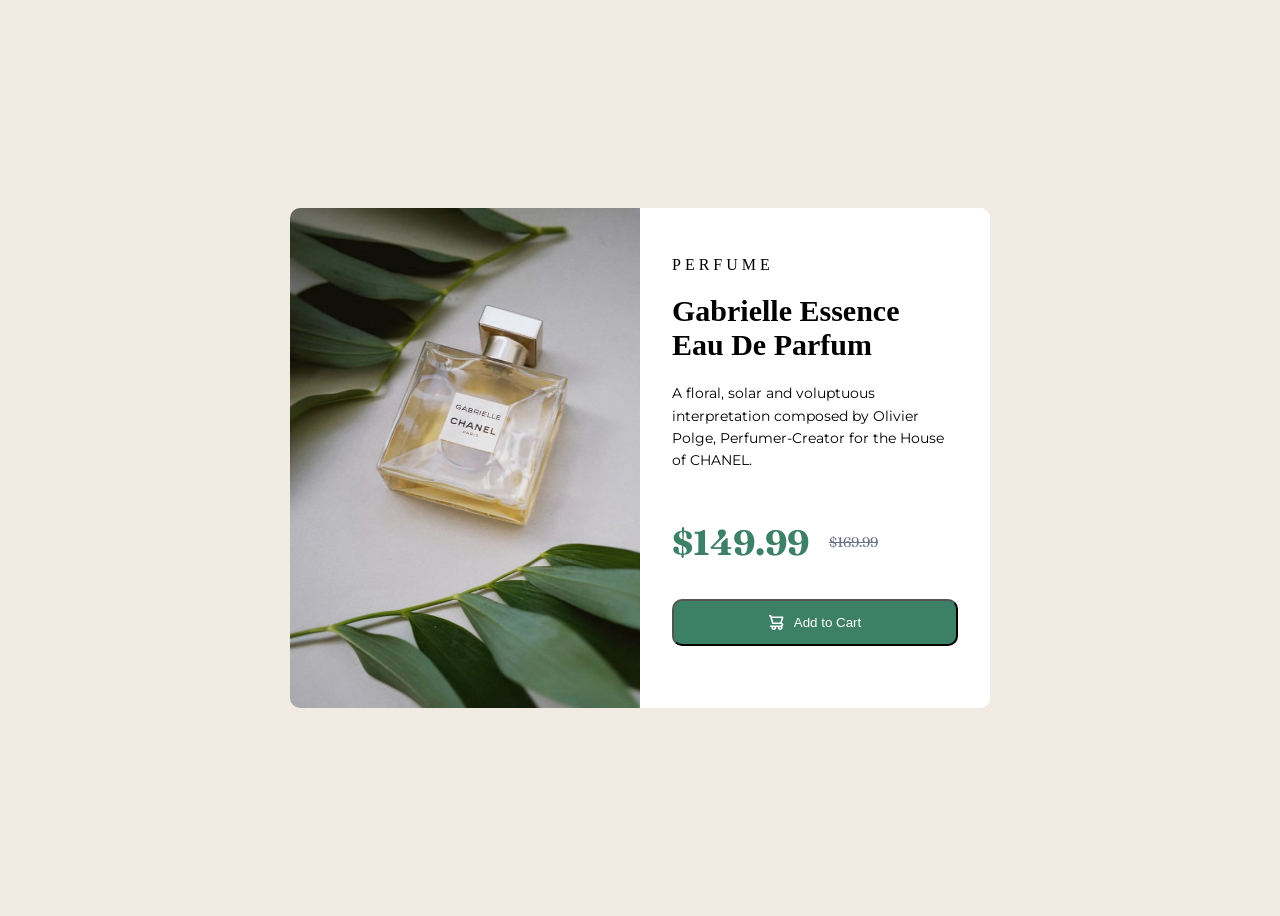
<file: proyect/product-preview-card-component-main/index.html>
<!DOCTYPE html>
<html lang="en">
<head>
  <meta charset="UTF-8">
  <meta name="viewport" content="width=device-width, initial-scale=1.0"> <!-- displays site properly based on user's device -->
  <link rel="icon" type="image/png" sizes="32x32" href="./images/favicon-32x32.png">
  <link rel="stylesheet" href="./stiyles.css">
  <title>Frontend Mentor | Product preview card component</title>


</head>
<body>

    <div id="card">
      <div id="imagen">
        <img src="./images/image-product-desktop.jpg" alt="">
      </div>

      <div id="contenido">
        <p id="producto">Perfume</p>
        <h1 id="titulo">Gabrielle Essence Eau De Parfum</h1>
        <p id="descripcion">A floral, solar and voluptuous interpretation composed by Olivier Polge, 
          Perfumer-Creator for the House of CHANEL.</p>
      <div id="precio">
        <p id="pricenew">$149.99</p>
        <p id="priceold"><del>$169.99</del></p>
      </div>
      <button>
          <img id="carrito" src="./images/icon-cart.svg" alt="">
    

        <p>Add to Cart</p>
        

      </button>
        



      </div>
        

</div>
  

</body>
</html>
</file>
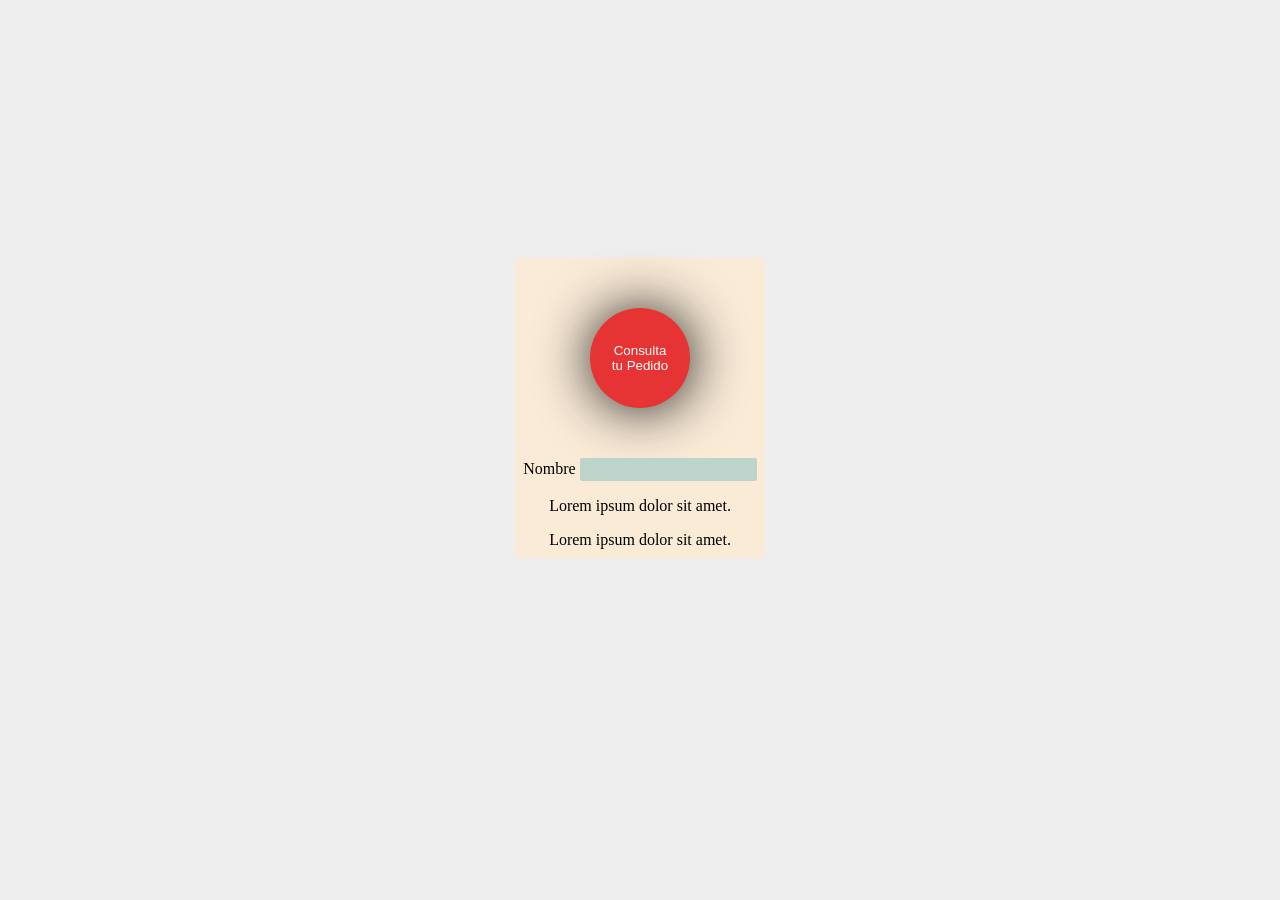
<file: html/efectos.html>
<!DOCTYPE html>
<html lang="en">
<head>
    <meta charset="UTF-8">
    <meta name="viewport" content="width=device-width, initial-scale=1.0">
    <title>Document</title>
    <link rel="stylesheet" href="../css/efecgos.css">
</head>
<body>
    <div>
        <button onclick="window.open('https://busca.magsa.pe', '_blank')">Consulta tu Pedido</button>  
        <form action="">
            <label for="">Nombre</label>
            <input type="email">
        </form> 
        <p>Lorem ipsum dolor sit amet.</p>
        <p>Lorem ipsum dolor sit amet.</p>
    
    </div>

</body>
</html>
</file>
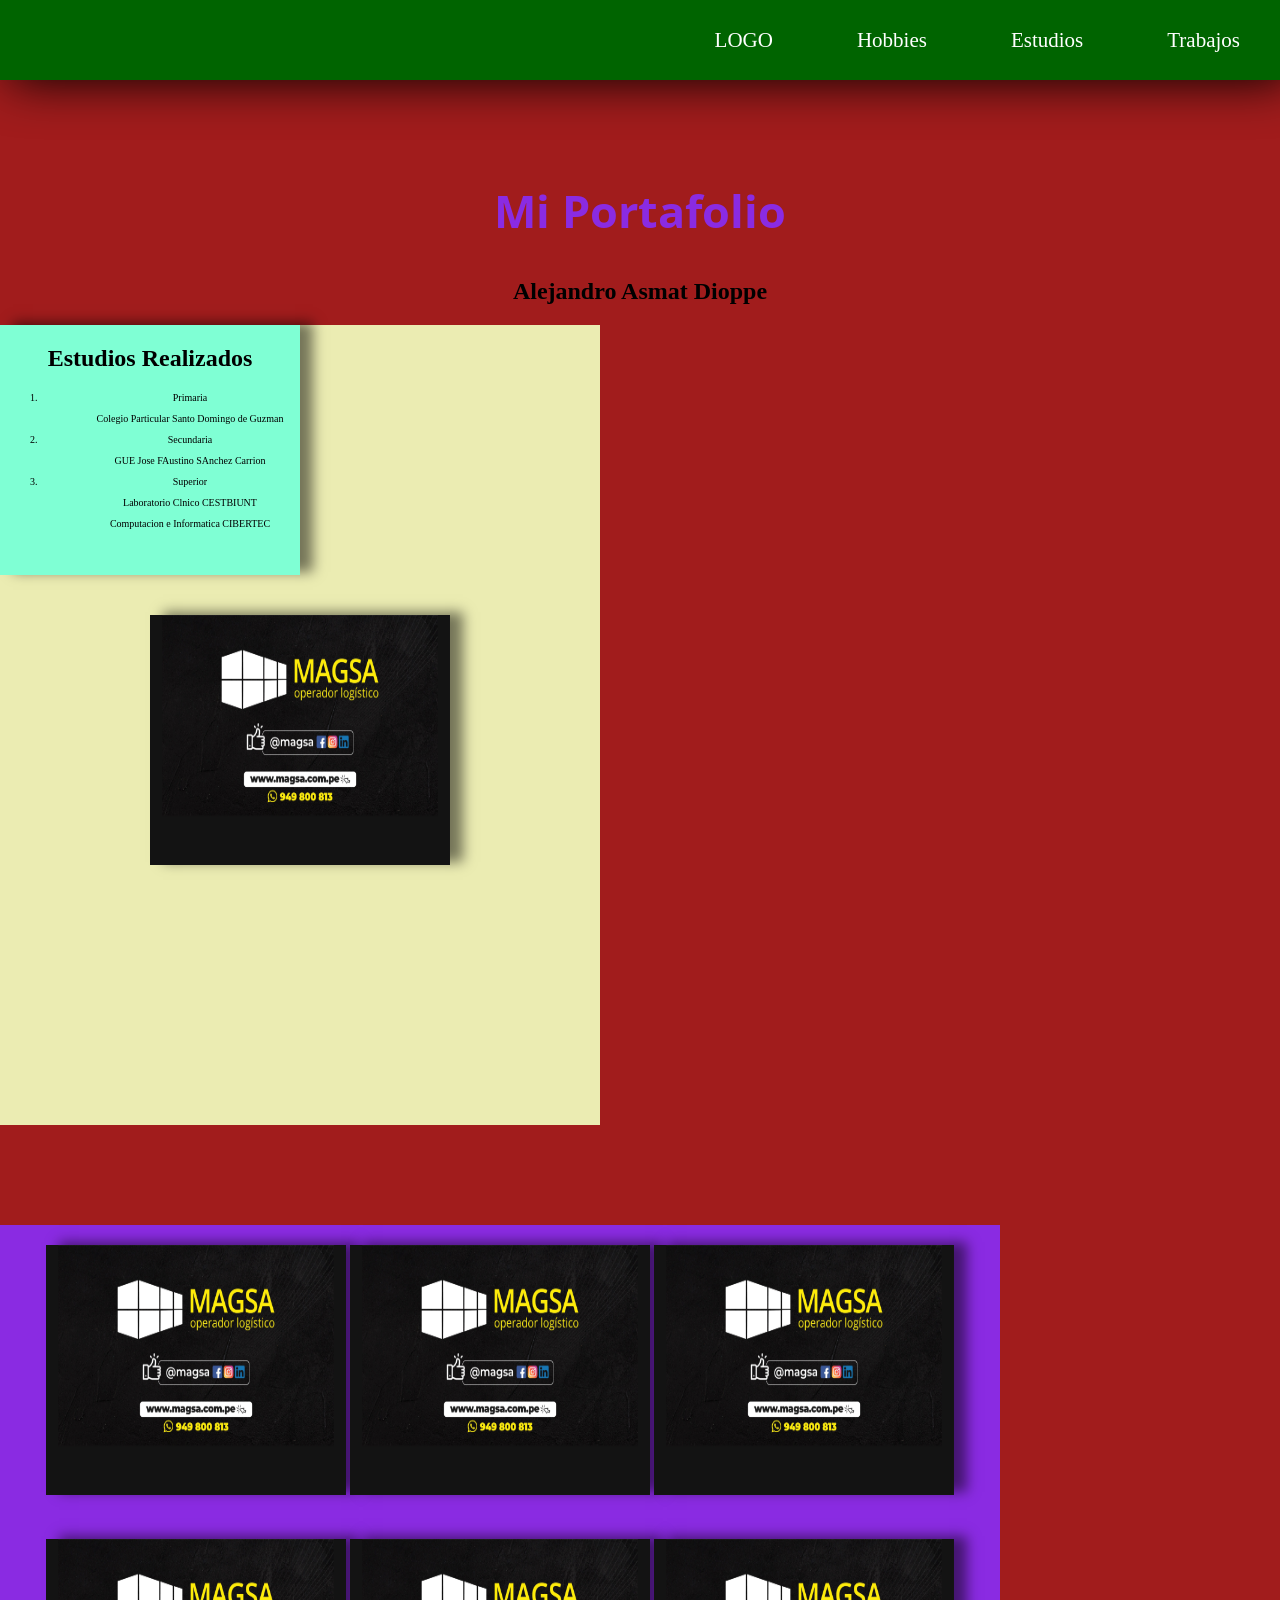
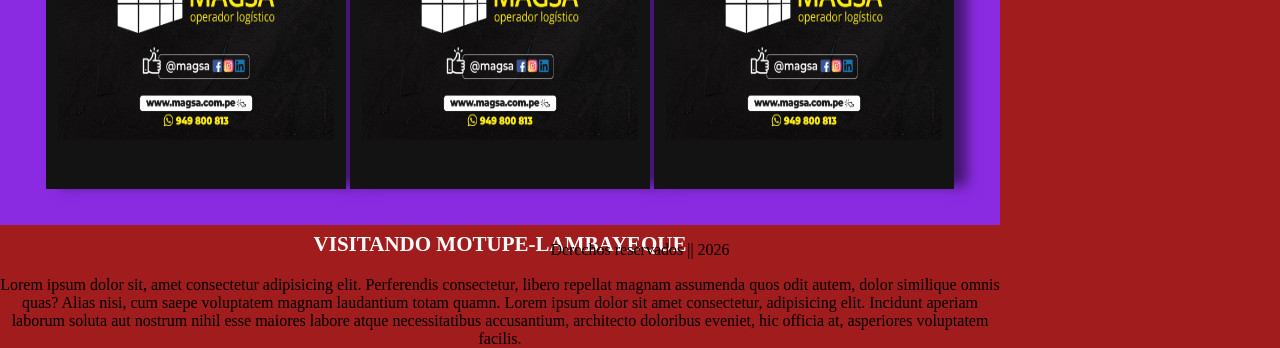
<file: html/etiquetas.html>
<html>
    <head>
        <meta charset="UTF-8">
        <title>Mi pagina</title>
        <link rel="stylesheet" href="../css/styles.css">
        <link href="https://fonts.googleapis.com/css2?family=Open+Sans:ital,wght@0,300..800;1,300..800&display=swap" rel="stylesheet">

    </head>

<body>
    <header class="menu">
        <nav>
            <a href="" >LOGO</a>
            <a href="">Hobbies</a>
            <a href="">Estudios</a>
            <a href="">Trabajos</a>
        </nav>
    </header>

    <main>
        <section class="titulo">
            <h1>Mi Portafolio</h1>
        </section>
        <section id="nombre">
            <h2>Alejandro Asmat Dioppe</h2>
        </section>
        <section class="estudios">

            <div class="detalle">
                <div id="mas">
                    <h2>Estudios Realizados</h2>
                    <ol>
                        <li>Primaria</li>
                            <p>Colegio Particular Santo Domingo de Guzman</p>
                        <li>Secundaria</li>
                            <p>GUE Jose FAustino SAnchez Carrion</p>
                        <li>Superior</li>
                            <p>Laboratorio Clnico CESTBIUNT</p>
                            <p>Computacion e Informatica CIBERTEC</p>
                    </ol>
                </div>
                <div>
                    <img class="academico" src="../ing/foto7.jpg.jpeg" 
                     width="500px" 
                     alt="">
                </div>
            </div>
        </section> 
        <section class="galeria">
            <div>
                <img src="../ing/foto7.jpg.jpeg" 
                     width="500px" 
                     alt="">
                <img 
                    width="500px"
                    src="../ing/foto7.jpg.jpeg" 
                    alt="....">
                    <img src="../ing/foto7.jpg.jpeg" 
                     width="500px" 
                     alt="">
                <img 
                    width="500px"
                    src="../ing/foto7.jpg.jpeg" 
                    alt="....">
                    <img src="../ing/foto7.jpg.jpeg" 
                     width="500px" 
                     alt="">
                <img 
                    width="500px"
                    src="../ing/foto7.jpg.jpeg" 
                    alt="....">
                <h3>
                    <a href="">VISITANDO MOTUPE-LAMBAYEQUE</a>
                </h3>

                <p>Lorem ipsum dolor sit, amet consectetur adipisicing elit. Perferendis consectetur, libero repellat magnam assumenda quos odit autem, dolor similique omnis quas? Alias nisi, cum saepe voluptatem magnam laudantium totam quamn. Lorem ipsum dolor sit amet consectetur, adipisicing elit. Incidunt aperiam laborum soluta aut nostrum nihil esse maiores labore atque necessitatibus accusantium, architecto doloribus eveniet, hic officia at, asperiores voluptatem facilis.</p>
            </div>
        </section>
            <article></article>
            <article></article>
            <article></article>
        
    </main>

    <footer>
        <p>Derechos reservados || 2026</p>
    </footer>
</body>

</html>
</file>
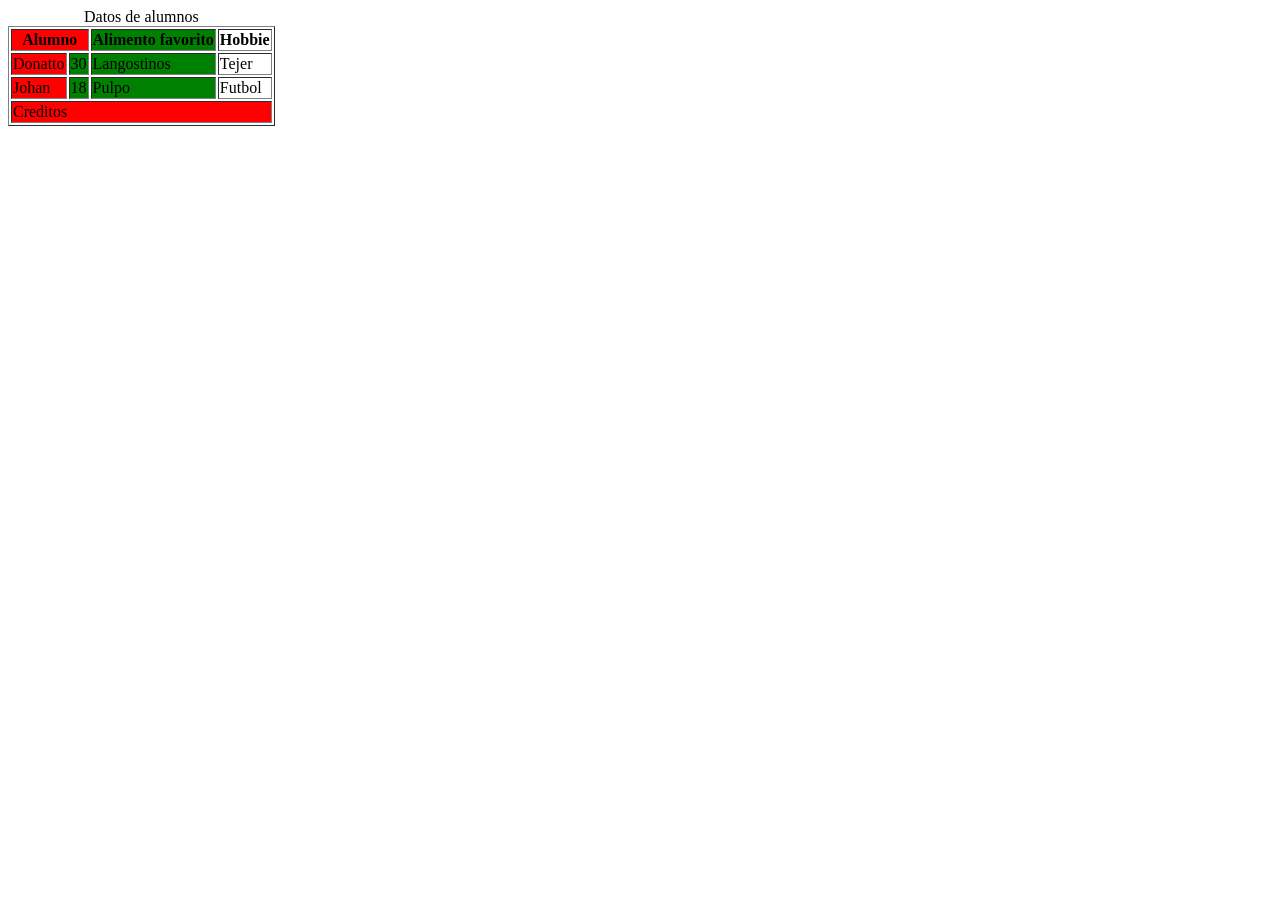
<file: html/formulaio.html>
<!DOCTYPE html>
<html lang="es">

<head>
    <meta charset="UTF-8">
    <meta name="viewport" content="width=device-width, initial-scale=1.0">
    <title>Document</title>
</head>

<body>
    <table border="1">
        <caption>Datos de alumnos</caption>
        <colgroup>
            <col span="1" style="background-color: red;">
            <col span="2" style="background-color: green;">
        </colgroup>
        <!-- table row -->
        <thead>
            <tr>
                <!-- table head -->
                <th colspan="2">Alumno</th>

                <th>Alimento favorito</th>
                <th>Hobbie</th>
            </tr>
        </thead>
        <tbody>
            <tr>
                <!-- table data -->
                <td>Donatto</td>
                <td>30</td>
                <td>Langostinos</td>
                <td>Tejer</td>
            </tr>
            <tr>
                <td>Johan</td>
                <td>18</td>
                <td>Pulpo</td>
                <td>Futbol</td>
            </tr>
        </tbody>
        <tfoot>
            <tr>
                <td colspan="4">Creditos</td>
                <!-- col: column -->
                <!-- spa: space -->
                <!-- n: number -->
            </tr>
        </tfoot>
    </table>
</body>

</html>
</file>
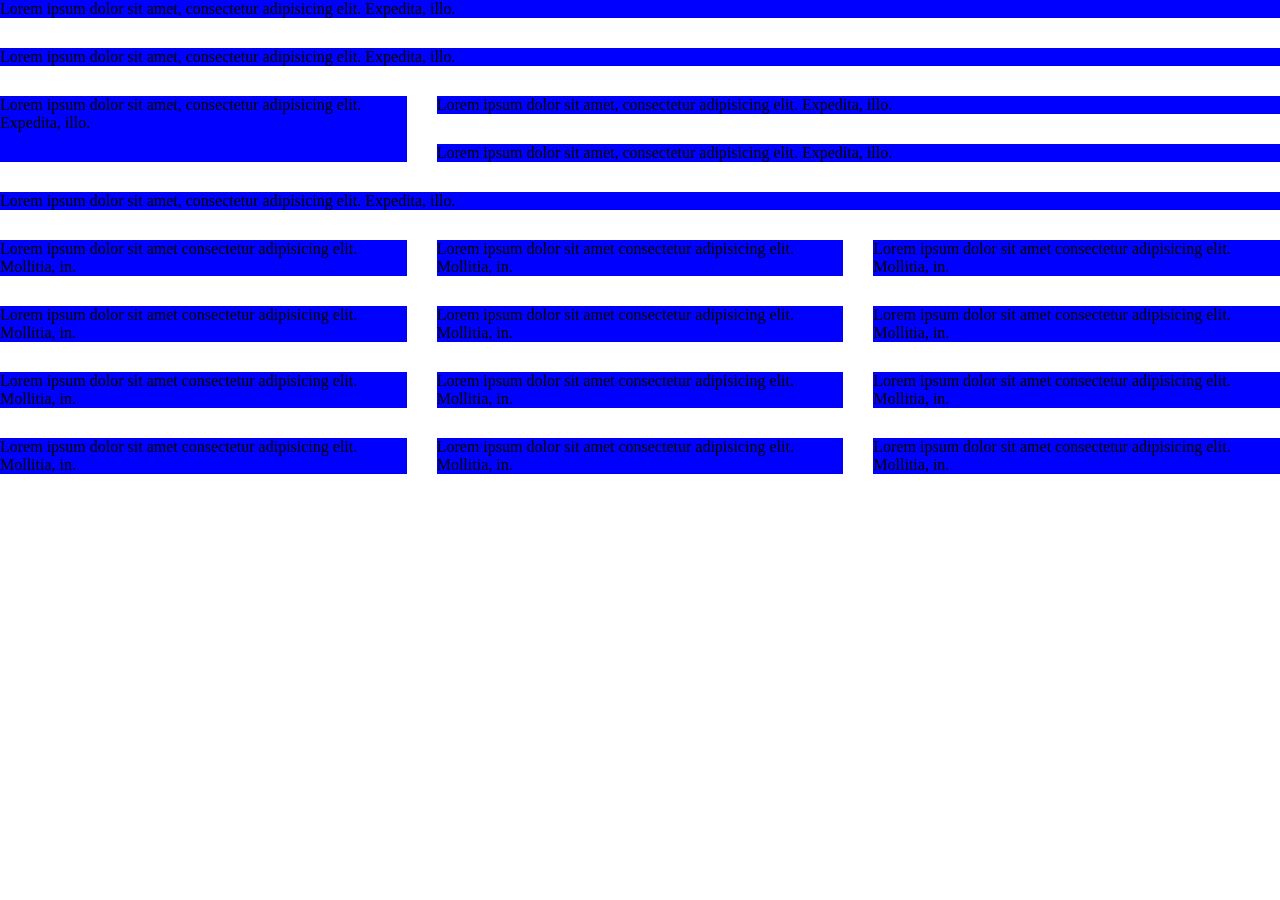
<file: html/grid.html>
<!DOCTYPE html>
<html lang="es">

<head>
    <meta charset="UTF-8">
    <meta name="viewport" content="width=device-width, initial-scale=1.0">
    <link rel="stylesheet" href="../css/grid.css">
    <title>Document</title>
</head>

<body>
    <div id="contenedor">

        <p>Lorem ipsum dolor sit amet, consectetur adipisicing elit. Expedita, illo.</p>
        <p>Lorem ipsum dolor sit amet, consectetur adipisicing elit. Expedita, illo.</p>
        <p>Lorem ipsum dolor sit amet, consectetur adipisicing elit. Expedita, illo.</p>
        <p>Lorem ipsum dolor sit amet, consectetur adipisicing elit. Expedita, illo.</p>
        <p>Lorem ipsum dolor sit amet, consectetur adipisicing elit. Expedita, illo.</p>
        <p>Lorem ipsum dolor sit amet, consectetur adipisicing elit. Expedita, illo.</p>
        <p>Lorem ipsum dolor sit amet consectetur adipisicing elit. Mollitia, in.</p>
        <p>Lorem ipsum dolor sit amet consectetur adipisicing elit. Mollitia, in.</p>
        <p>Lorem ipsum dolor sit amet consectetur adipisicing elit. Mollitia, in.</p>
        <p>Lorem ipsum dolor sit amet consectetur adipisicing elit. Mollitia, in.</p>
        <p>Lorem ipsum dolor sit amet consectetur adipisicing elit. Mollitia, in.</p>
        <p>Lorem ipsum dolor sit amet consectetur adipisicing elit. Mollitia, in.</p>
        <p>Lorem ipsum dolor sit amet consectetur adipisicing elit. Mollitia, in.</p>
        <p>Lorem ipsum dolor sit amet consectetur adipisicing elit. Mollitia, in.</p>
        <p>Lorem ipsum dolor sit amet consectetur adipisicing elit. Mollitia, in.</p>
        <p>Lorem ipsum dolor sit amet consectetur adipisicing elit. Mollitia, in.</p>
        <p>Lorem ipsum dolor sit amet consectetur adipisicing elit. Mollitia, in.</p>
        <p>Lorem ipsum dolor sit amet consectetur adipisicing elit. Mollitia, in.</p>
    </div>
</body>

</html>

</body>
</html>
</file>
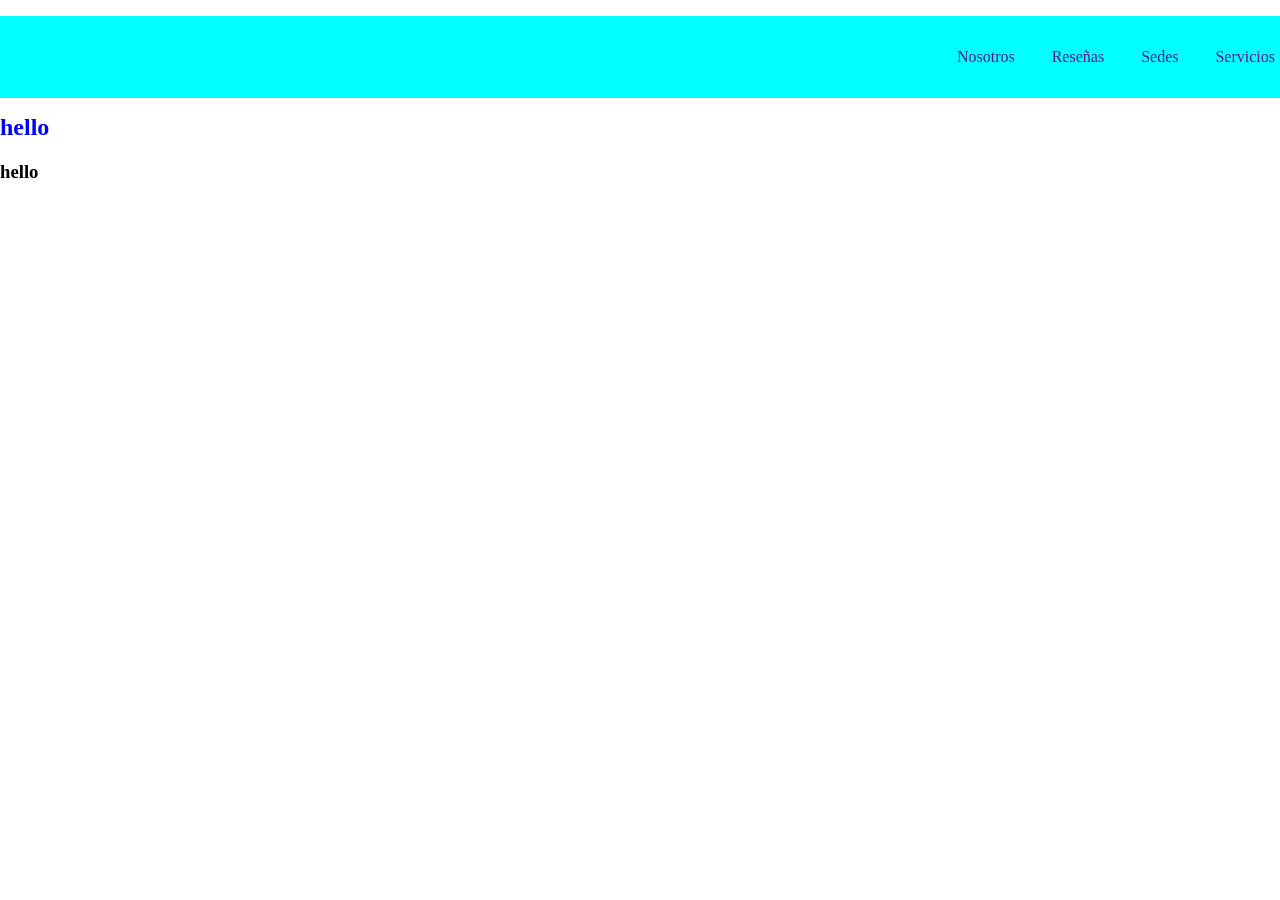
<file: html/medidas.html>
<!DOCTYPE html>
<html lang="en">
<head>
    <meta charset="UTF-8">
    <meta name="viewport" content="width=device-width, initial-scale=1.0">
    <title>Document</title>
    <link rel="stylesheet" href="../css/medidas.css">
</head>
<body>
    <div id="caja">
        <a href="">Nosotros</a>
        <a href="">Reseñas</a>
        <a href="">Sedes</a>
        <a href="">Servicios</a>
    </div>
    <div>
        <p>aprendiendo medidas en css</p>
        <h1>hello</h1>
        <h2>hello</h2>
        <h3>hello</h3>
    </div>
    
</body>
</html>
</file>
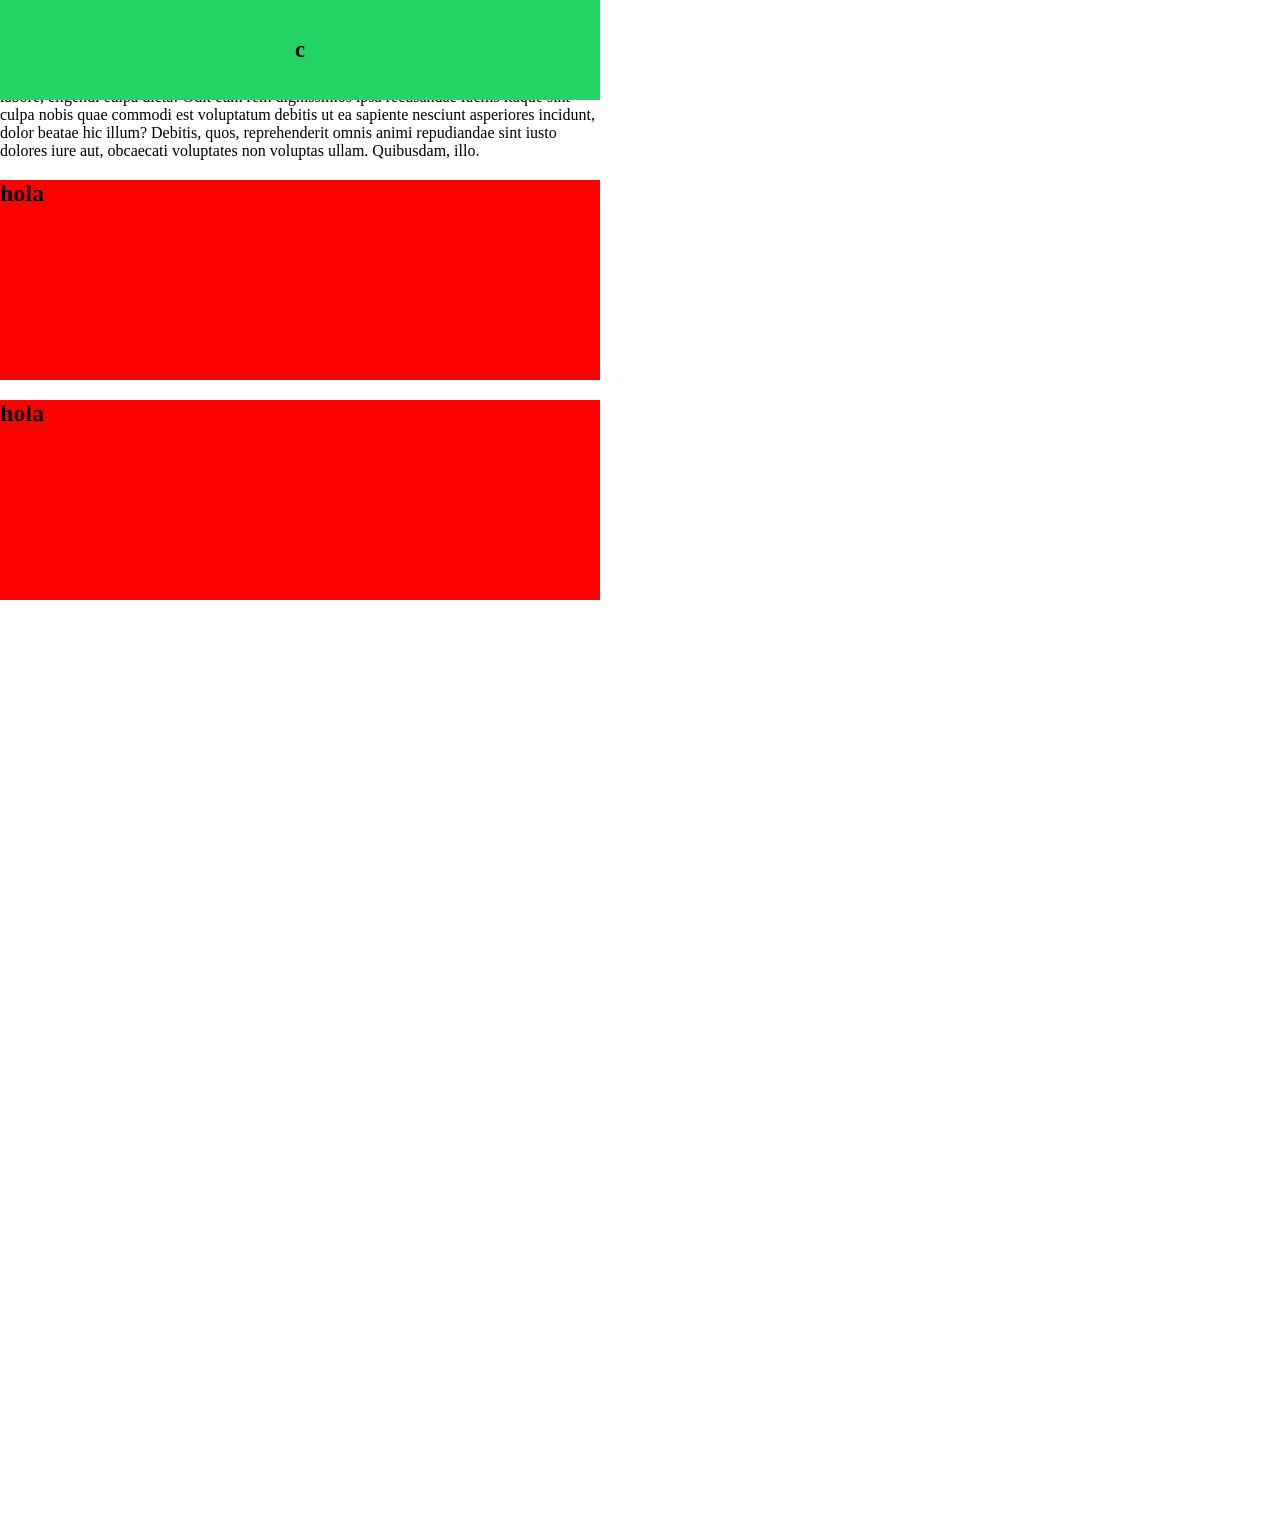
<file: html/position.html>
<!DOCTYPE html>
<html lang="en">
<head>
    <meta charset="UTF-8">
    <meta name="viewport" content="width=device-width, initial-scale=1.0">
    <title>Document</title>
    <link rel="stylesheet" href="../css/position.css">
</head>
<body>
    <p>Lorem ipsum dolor sit, amet consectetur adipisicing elit. Quia hic quaerat repudiandae cumque adipisci nulla, ratione atque rem esse veritatis id natus ex ullam fugit soluta ad nesciunt totam similique fugiat. Nobis, tempore perferendis? Tempora saepe ipsa sed ipsam minima ex, similique, minus id quisquam non nesciunt hic deserunt ducimus sequi voluptates labore, eligendi culpa dicta! Odit cum rem dignissimos ipsa recusandae facilis itaque sint culpa nobis quae commodi est voluptatum debitis ut ea sapiente nesciunt asperiores incidunt, dolor beatae hic illum? Debitis, quos, reprehenderit omnis animi repudiandae sint iusto dolores iure aut, obcaecati voluptates non voluptas ullam. Quibusdam, illo.</p>



    <div id="caja">
        <h2>c</h2>
    </div>
    <div class="rojo">
        <h2>hola</h2>
    </div>
    <div class="rojo">
        <h2>hola</h2>
    </div>
</body>
</html>
</file>
<file: proyect/product-preview-card-component-main/stiyles.css>
@import url('https://fonts.googleapis.com/css2?family=Montserrat:ital,wght@0,100..900;1,100..900&display=swap');
@import url('https://fonts.googleapis.com/css2?family=Fraunces:ital,opsz,wght@0,9..144,100..900;1,9..144,100..900&display=swap');


body{
    background-color: hsl(30, 38%, 92%);
    height: 100vh;
    display: flex;
    justify-content: center;
    align-items: center;
}

#card{
    background-color: white;
    width: 700px;
    height: 500px;
    display: flex;
    border-radius: 10px;
    overflow: hidden;
}

#imagen{
    width: 350px;
    height: 500px;

}

#producto{
    text-transform: uppercase;
    letter-spacing: 4px;
    counter-reset: hsl(212, 21%, 14%);

}

#contenido{
    width: 350px;
    height: 500px;
    background-color: white;
    padding: 2rem;

} 

#titulo{
    font-size: 30px;
    font-weight: 30px;
}

#descripcion{
    line-height: 1.6;
    font-size: 14px;
    font-family: Montserrat;
}


img{
    width: 350px;
    height: 500px;
}


#precio{

    display: flex;
    justify-content: start;
    align-items: center;
    gap: 20px;
    font-family: Fraunces;
}


#pricenew{
    font-size: 35px;
    color: hsl(158, 36%, 37%);
    font-weight: bold;

}

#priceold{
    font-size: 14px;
    color: hsl(228, 12%, 48%);
}


button{
    
    background-color:hsl(158, 36%, 37%) ;
    width: 100%;
    padding: 8pxpx;
    border-radius: 10px;
    color: white;
    cursor: pointer;

    display: flex;
    align-items: center;
    justify-content: center;
    gap: 10px;
}

#carrito{
    width: 15px;
    height: 15px;
}

button:hover{
    background-color: hsl(158, 42%, 18%);
}
</file>
<file: css/efecgos.css>
body{
    display: flex;
    justify-content: center;   /* centra horizontalmente */
    align-items: center;        /* centra verticalmente */
    height: 800px;              /* el contenedor debe tener altura */
    background: #eee;
}

button{
    background-color: rgb(230, 52, 52);
    border: 0;
    width: 100px;
    height: 100px;
    border-radius: 50px;
    padding: 10px 20px;
    color: white;
    transition: background-color 1.5s, color 3s;
    margin-top: 50px;
    box-shadow: 1px 1px 55px rgb(20, 20, 20);
}
 
button:hover{
    background-color: rgb(232, 247, 193);
     box-shadow: 1px 1px 55px rgb(255, 210, 8);
    color: black;

}

div{
    width: 250px;
    height: 300px;
    background-color: antiquewhite;
    text-align: center;
}


/* ----------------------------- */
/* Cuando mi atención está en un input */
input {
    margin-top: 50px;
    border: 0;
    padding: 4px;
    border-radius: 2px;
}

input:focus {
    background-color: rgb(128, 89, 39);
    box-shadow: 0 10px 10px gray;
}

/* Lo escrito dentro del input no cumple con el formato */
input:invalid {
    background-color: crimson;
}

/* Lo escrito dentro del input cumple con el formato */
input:valid {
    background-color: rgb(188, 212, 204);
}

/* : / pseudoclase - estados de un elemento */
/* :: / pseudoelementos - elementos virtuales que se crean para aplicar estilos a otras partes */

p::selection {
    background-color: red;
    color: white;
}
</file>
<file: css/styles.css>
/*p {
    color: blue;
    background-color: violet;
    font-size: 20px;
    font-weight: bold;
    font-family: "Playwrite AR Guides", cursive;
    text-align: justify;
    width: 500px;
    height: fit-content;
    padding: 20px;
    margin-top: 100px;
    border: 10px solid black;
    box-sizing: border-box;
}
        #unico{
            color: blue;
            background-color: violet;
            font-size: 20px;
            font-weight: bold;
            font-family: "Playwrite AR Guides", cursive;
            text-align: justify;
            width: 500px;
            height: fit-content;
            padding: 20px;
            margin-top: 100px;
            border: 10px solid black;
            box-sizing: border-box;
        }
        #texto{
            color: blue;
            background-color: violet;
            font-size: 20px;
            font-weight: bold;
            font-family: "Playwrite AR Guides", cursive;
            text-align: center;
            width: 500px;
            height: fit-content;
            padding: 20px;
            margin-top: 100px;
            border: 10px solid black;
            box-sizing: border-box;
        }*/

body{
    background-color: rgb(161, 28, 28);
    padding: 0PX;
    margin: 0PX;
    text-align: center;
    justify-items: center;


}



.menu{
    background-color: darkgreen;
    display: flex;
    width: 100%;
    height: 80px;
    justify-content: end;
    box-shadow: 10px 00px 50px  black ;
    margin-bottom: 100PX;
    border-color: 5px black;
    align-items: center;
  
  
}   


a{
    color: white;
    font-size: 21px;
    margin-left: 40px;
    margin-right: 40px;
    text-decoration: none;
    
}

h1{

    text-align: center;
    font-family: "Open Sans", sans-serif;
    font-size: 45px;
    color: blueviolet;
   

}

#nombre{
    text-align: center;
}


.estudios{
    background-color: rgb(235, 236, 178);
    width: 600px;
    height: 800px;
    
    justify-content: center;
    align-items: center;
  
}

ol{
    width: 300px;
    height: 200px;
}



#mas{
    background-color: aquamarine;
    width: 300px;
    height: 250px;
    align-content: center;
    box-shadow: 13px -3px 12px rgba(0,0,0,0.5);
    margin-top: 20px;
    margin-bottom: 20px;
    
    li{
        font-size: 10px;
    }
    p{
       font-size: 10px; 
    }
    h2{
        text-align: center;
    }
}


.galeria{
    background-color: blueviolet;
    width: 1000px;
    height: 600px;
    margin-top: 100px;
    display: flex;
    align-content: center;
    justify-content: center;

}


img{
    width: 300px;
    height: 250px;
    margin-top: 20px;
    margin-bottom: 20px;
    box-shadow: 13px -3px 12px rgba(0,0,0,0.5);
}


footer{
    text-align: center;
}
</file>
<file: css/grid.css>
* {
    margin: 0;
    padding: 0;
    box-sizing: border-box;
}

#contenedor {
    display: grid;
    grid-template-areas:
        "fresa fresa fresa"
        'nav nav nav'
        'aside section section'
        'aside section2 section2'
        'footer footer footer';
    gap: 30px;

    p {
        background-color: blue;
    }
}

#contenedor p:nth-child(1) {
    grid-area: fresa;
}

#contenedor p:nth-child(2) {
    grid-area: nav;
}

#contenedor p:nth-child(3) {
    grid-area: aside;
}

#contenedor p:nth-child(4) {
    grid-area: section;
}

#contenedor p:nth-child(5) {
    grid-area: section2;
}

#contenedor p:nth-child(6) {
    grid-area: footer;
}
</file>
<file: css/medidas.css>
body{
    padding: 0;
    margin: 0;
}


/*div{
    background-color: rgb(4, 131, 131);
    width: fit-content;
    font-size:20px;

    padding: 2em;
    background-color: rgb(221, 200, 200);
    box-shadow: 10px 15px 21px rgba(213,213,213,05);
    
}*/

div h1, div h2, div p{
    color: blue;
    
}

#caja{
    background-color: aqua;
    width: 100%;
    font-size: 1rem;
    display: flex;
    align-items: center;
    justify-content: end;
    padding: 1rem;
    position: absolute;




    a{
        text-decoration: none;
        padding: 1rem;
        margin-right: 5px;
    }
}
</file>
<file: css/position.css>
body{
    padding: 0;
    margin: 0;
    width: 600px;
    height: 1500px;
}

#caja{
    /*position: fixed;
    bottom: 25px;
    right: 25px;
    width: 60px;
    height: 60px;
    background-color: #25D366; 
    color: white;
    border-radius: 50%;
    display: flex;
    justify-content: center;
    align-items: center;
    font-size: 24px;
    box-shadow: 0 4px 12px rgba(0,0,0,0.3);
    cursor: pointer;
    transition: transform 0.2s ease, box-shadow 0.2s ease;
    z-index: 9999;*/



    width: 600px;
    height: 100px;
    background-color: #25D366;
    font-size: 15px;
    text-align: center;
    align-content: center;
    position: fixed;
    top:0;
    left: 0;

 
}
.rojo{
    background-color: red;
    width: 600px;
    height: 200px;
}
</file>
